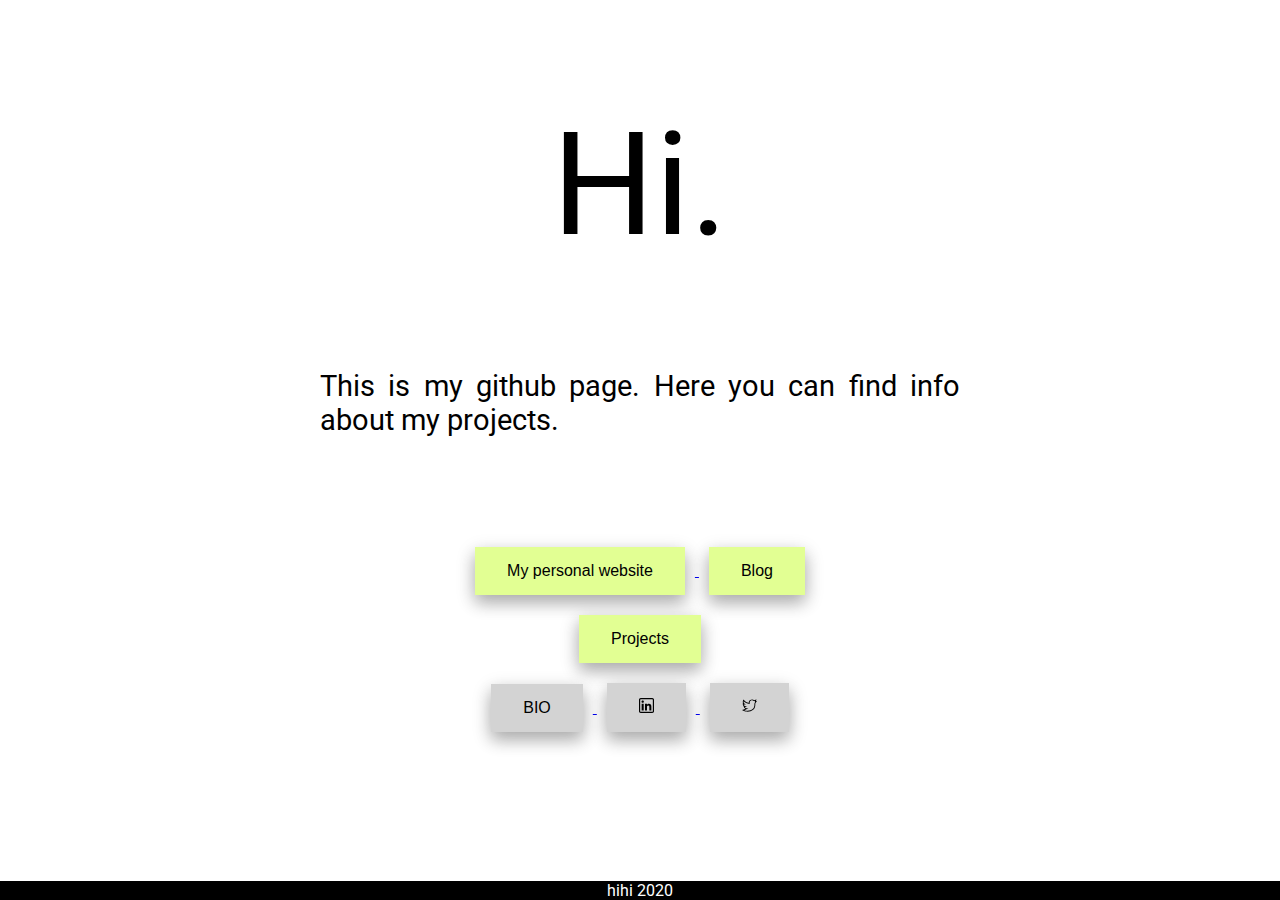
<file: index.html>
<!DOCTYPE html>
<html lang="en">
<head>
    
    <link href="https://fonts.googleapis.com/css2?family=Roboto:wght@100&display=swap" rel="stylesheet">
    <meta charset="UTF-8">
    <meta name="viewport" content="width=device-width, initial-scale=1.0">
    <title>a7xsalvador</title>
    <link rel="stylesheet" href="style.css">
</head>



<body>

    <header>
        Hi.
    </header>



    <p>
        This is my github page. Here you can find info about my projects.
    </p>

    <div class = "division">
        <center>
            <a href="https://a7xsalvador.com/">
                <button class = "button2">My personal website</button>
            </a>
    
            <a href="https://medium.com/@a7xsalvador">
                <button class = "button2">Blog </button>
            </a>
   
        </center>
        
        <center>
            <a href="projects.html">
                <button class = "button2">Projects</button>
            </a>
   
        </center>

        <center>
        <a href="bio.html">
            <button class = "button">BIO</button>
        </a>

        <a href="https://www.linkedin.com/in/a7xsalvador">
            <button class = "button"><img src="in.svg" class="icon"> </button>
        </a>


        <a href="https://twitter.com/a7salvador">
            <button class = "button"><img src="tw.svg" class="icon"> </button>
        </a>
        

        </center>
        
    </div>
    


    <footer>
        hihi 2020
    </footer>
</body>
</html>
</file>
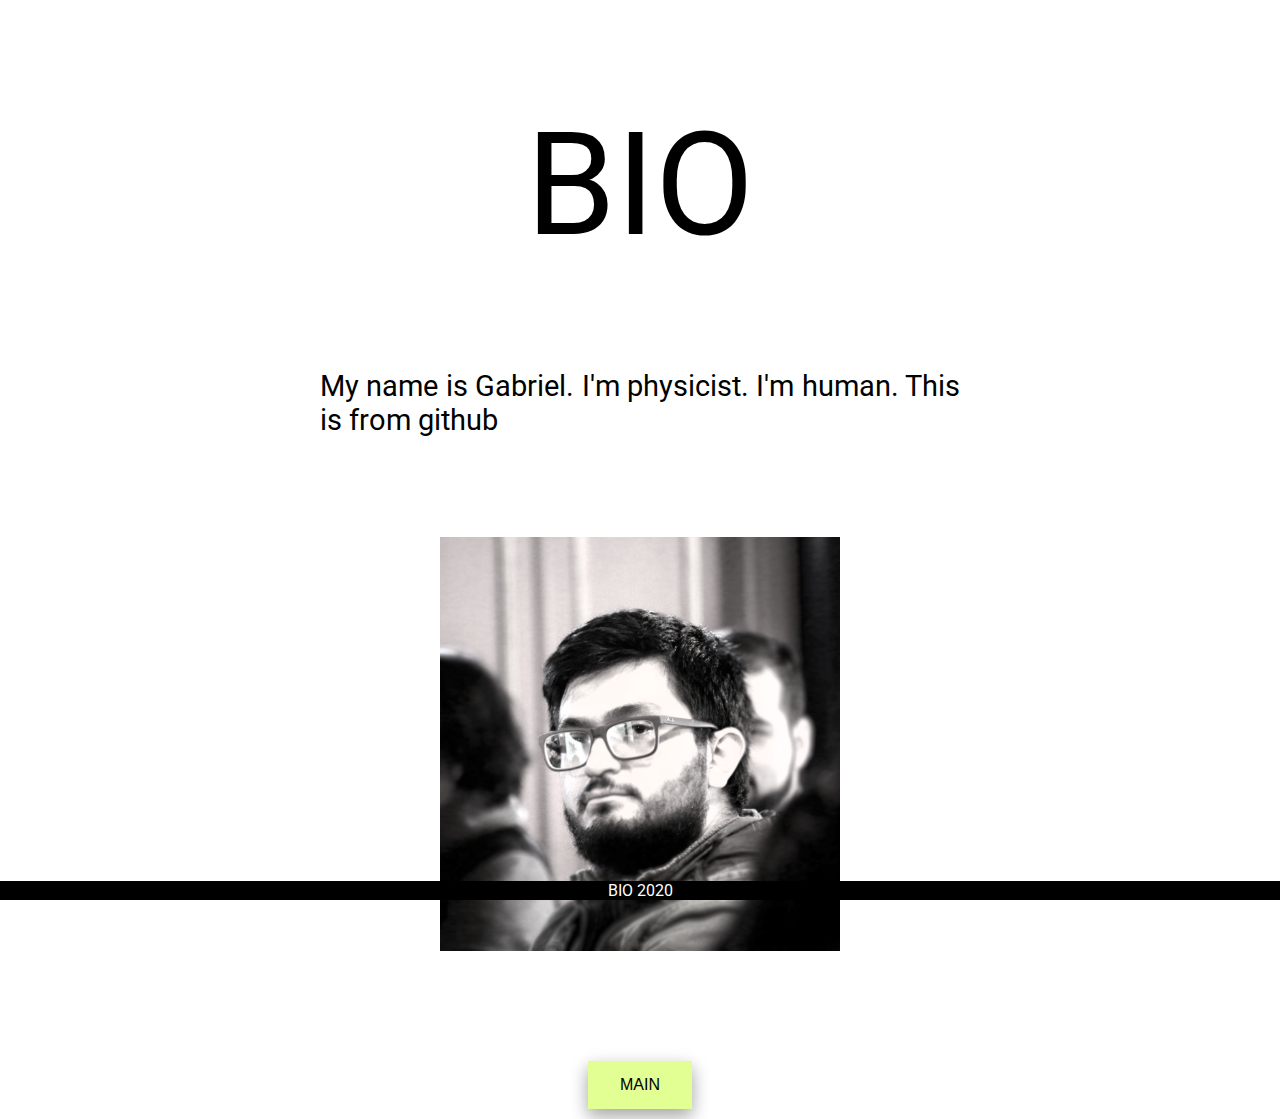
<file: bio.html>
<!DOCTYPE html>
<html lang="en">
<head>
    
    <link href="https://fonts.googleapis.com/css2?family=Roboto:wght@100&display=swap" rel="stylesheet">
    <meta charset="UTF-8">
    <meta name="viewport" content="width=device-width, initial-scale=1.0">
    <title>a7xsalvador</title>
    <link rel="stylesheet" href="style.css">
</head>

<body>
    <header>
        BIO
    </header>

    <p> My name is Gabriel. I'm physicist. I'm human. This is from github</p>
    
    <center>
        <img src="gabi.png" class="header__img">
    </center>

    

    <div class = "division">
        <center>
            <a href="index.html">
                <button class = "button2">MAIN</button>
            </a>
        </center>
    </div>

    <footer>BIO 2020</footer>
</body>
</html>
</file>
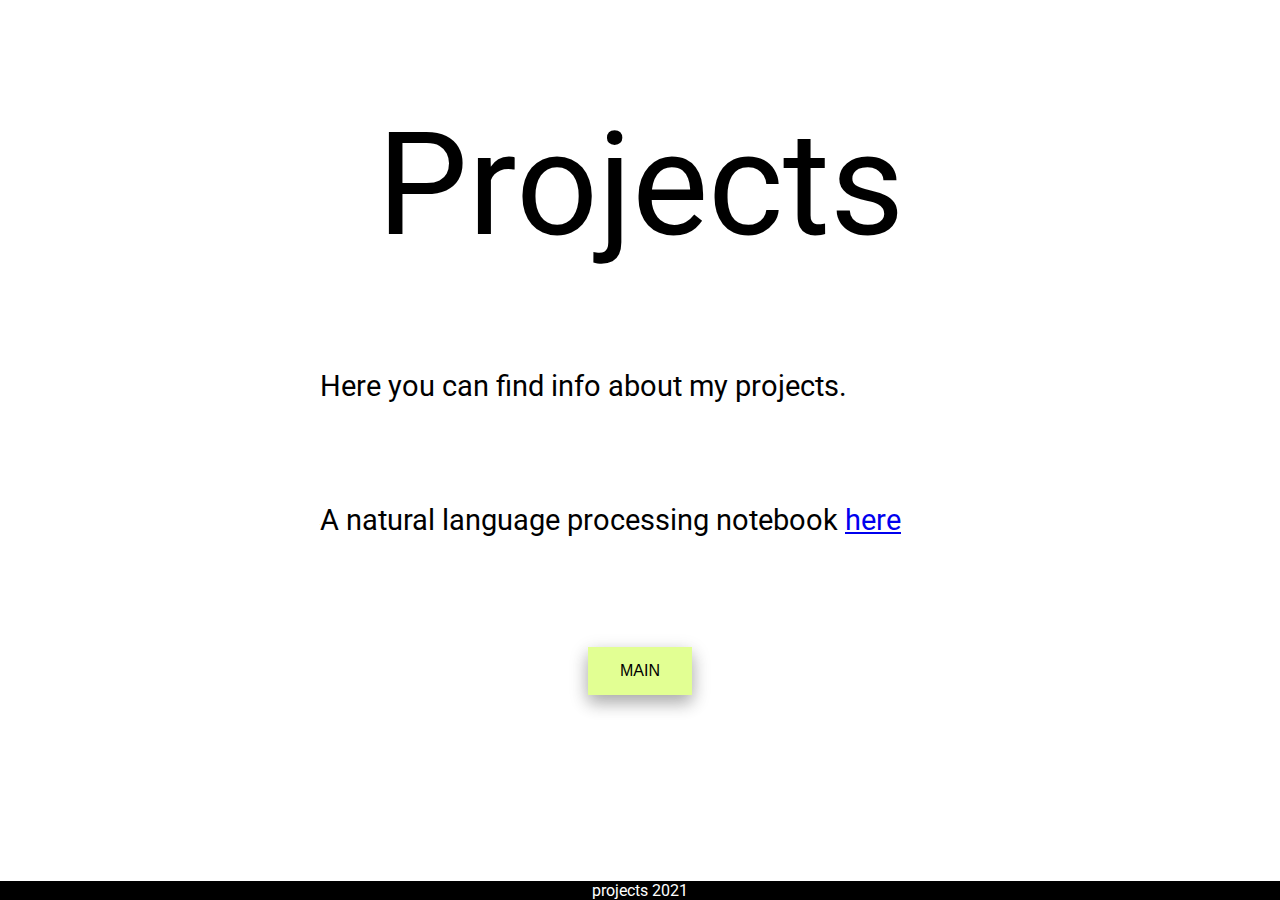
<file: projects.html>
<!DOCTYPE html>
<html lang="en">
<head>
    
    <link href="https://fonts.googleapis.com/css2?family=Roboto:wght@100&display=swap" rel="stylesheet">
    <meta charset="UTF-8">
    <meta name="viewport" content="width=device-width, initial-scale=1.0">
    <title>a7xsalvador</title>
    <link rel="stylesheet" href="style.css">
</head>


<body>

    <header>
        Projects
    </header>



    <p>
        Here you can find info about my projects.
    </p>

    <p>A natural language processing notebook <a href="https://github.com/a7xsalvador/LenguajeNatural/blob/master/notebook.ipynb">here</a></p>


    <div class = "division">
        <center>
            <a href="index.html">
                <button class = "button2">MAIN</button>
            </a>
        </center>
    </div>

    


    <footer>
        projects 2021
    </footer>
</body>
</html>
</file>
<file: style.css>
body {
        margin: 0;
        font-family: 'Roboto', sans-serif;
    }
    header {
        font-size:1.5in;
        text-align: center;
        margin-top: 100px;
        margin-bottom: 100px;
    }

    p {
        text-align: justify;
        margin-bottom: 100px;
        font-size: 0.3in;
        margin-left: 25%;
        margin-right: 25%;
    }

    .header__img {
        width: 400px;
        display: flex;
    }
    .button {
        background-color: rgb(211, 211, 211); /* Green */
        border: none;
        color: black;
        padding: 15px 32px;
        text-align: center;
        text-decoration: none;
        margin: 10px;
        display: inline-block;
        font-size: 16px;
        box-shadow: 0 8px 16px 0 rgba(0,0,0,0.2), 0 6px 20px 0 rgba(0,0,0,0.19);
    }

    .button2 {
        background-color: rgb(226, 255, 147); /* Green */
        border: none;
        color: black;
        padding: 15px 32px;
        text-align: center;
        text-decoration: none;
        margin: 10px;
        display: inline-block;
        font-size: 16px;
        box-shadow: 0 8px 16px 0 rgba(0,0,0,0.2), 0 6px 20px 0 rgba(0,0,0,0.19);
    }
    .division{
        margin-top: 100px;

    }
    .icon { 
        height: 15px;
        display: inline;
  
    }
    footer {
        position: fixed;
        left: 0;
        bottom: 0;
        width: 100%;
        color: white;
        text-align: center;
        background-color: black;
    }

    h1 {

        text-align: center;
        font-weight: bolder;
        margin-left: 25%;
    }
</file>
